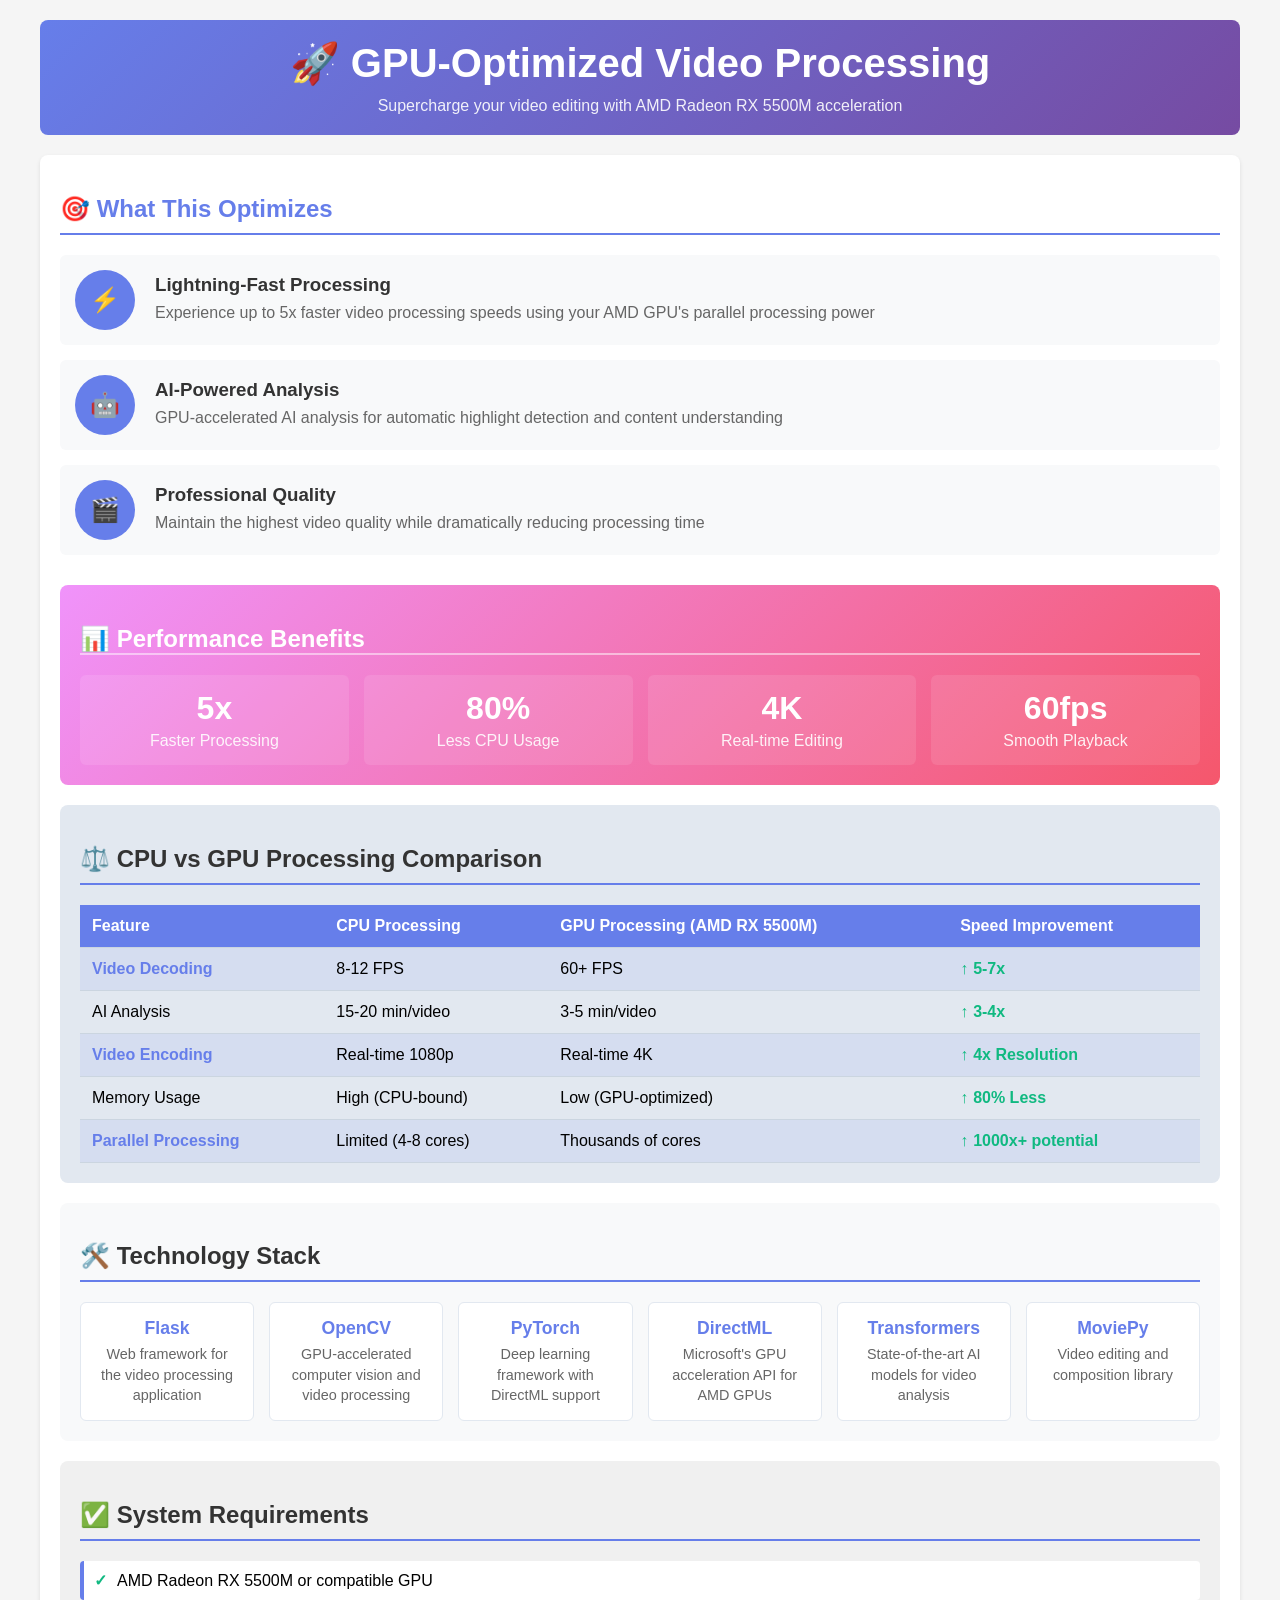
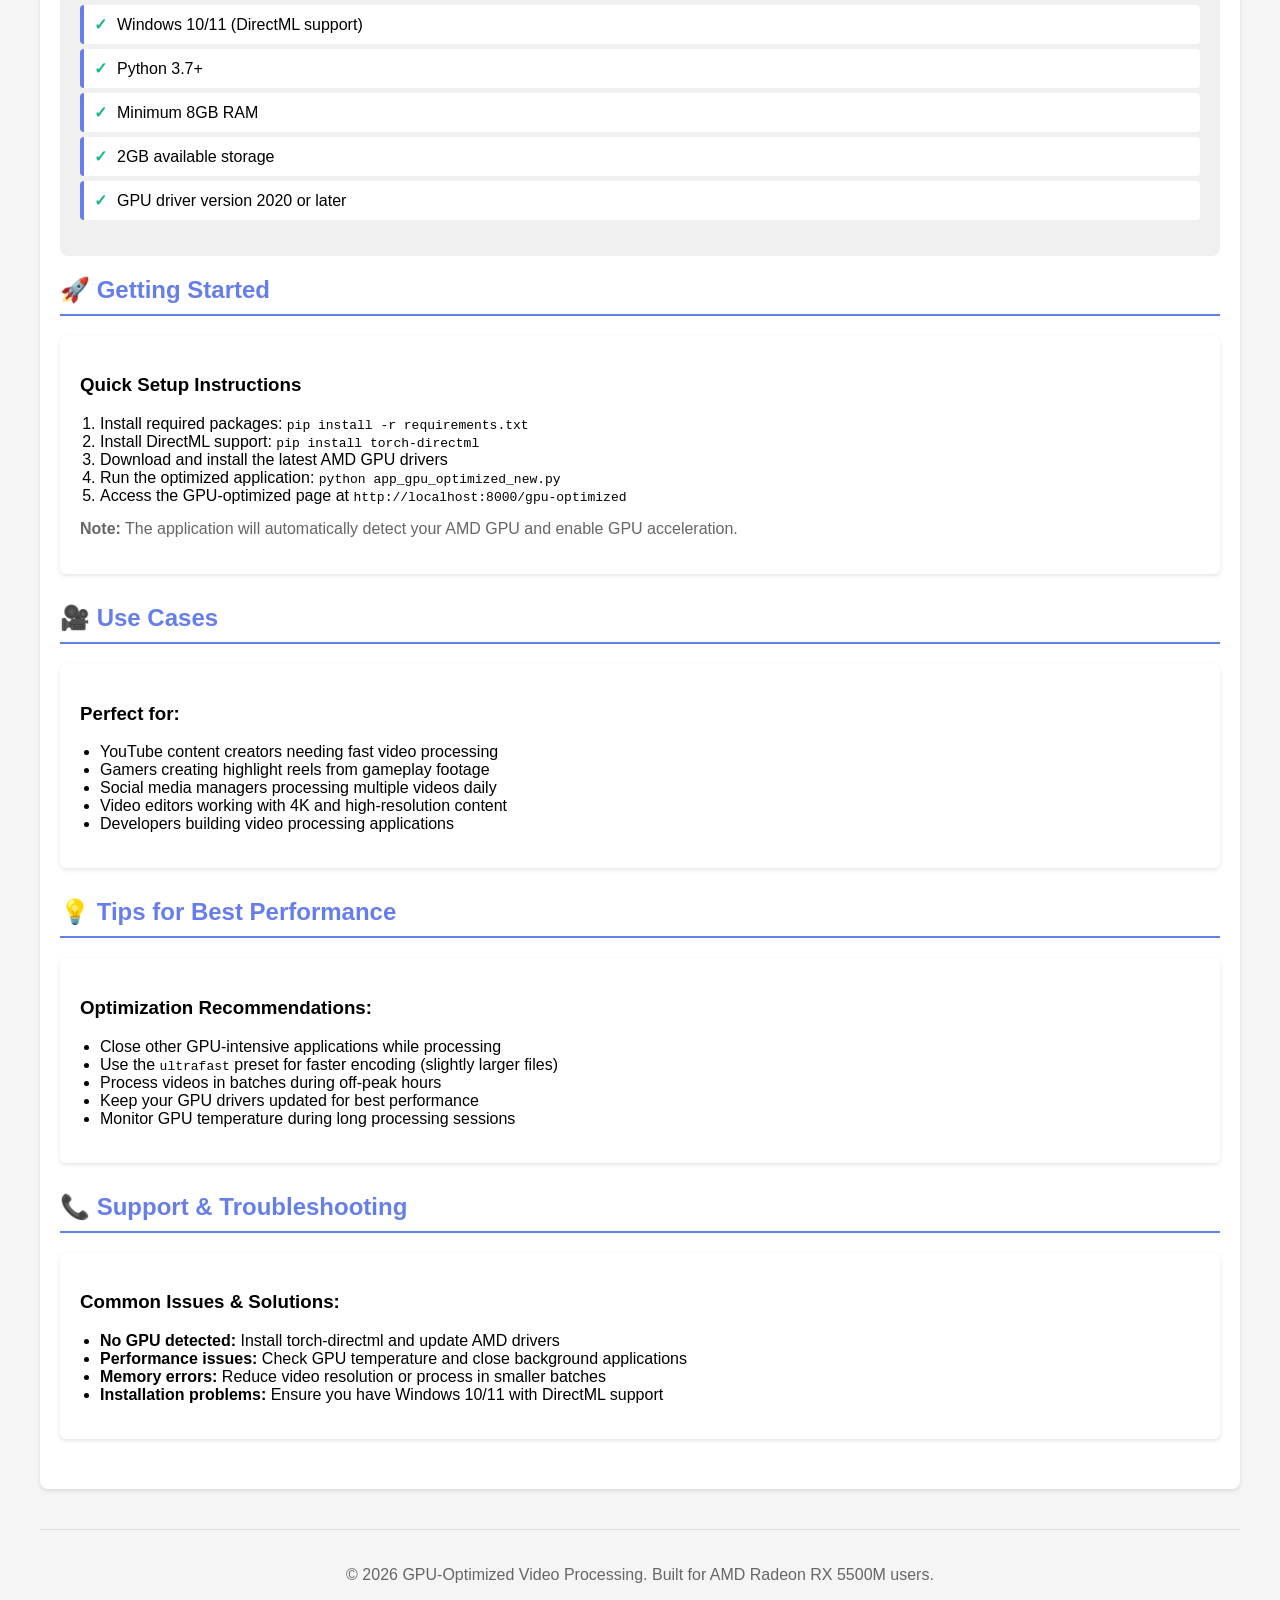
<file: templates/gpu_optimized.html>
<!DOCTYPE html>
<html lang="en">
<head>
    <meta charset="UTF-8">
    <meta name="viewport" content="width=device-width, initial-scale=1.0">
    <title>GPU-Optimized Video Processing</title>
    <style>
        body {
            font-family: Arial, sans-serif;
            max-width: 1200px;
            margin: 0 auto;
            padding: 20px;
            background-color: #f5f5f5;
        }
        .header {
            background: linear-gradient(135deg, #667eea 0%, #764ba2 100%);
            color: white;
            padding: 20px;
            border-radius: 8px;
            margin-bottom: 20px;
            text-align: center;
        }
        .header h1 {
            margin: 0;
            font-size: 2.5em;
        }
        .header p {
            margin: 10px 0 0 0;
            opacity: 0.9;
        }
        .content {
            background: white;
            padding: 20px;
            border-radius: 8px;
            box-shadow: 0 2px 4px rgba(0,0,0,0.1);
        }
        .section {
            margin-bottom: 30px;
        }
        .section h2 {
            color: #667eea;
            border-bottom: 2px solid #667eea;
            padding-bottom: 10px;
        }
        .feature {
            display: flex;
            align-items: center;
            margin-bottom: 15px;
            padding: 15px;
            background: #f8f9fa;
            border-radius: 6px;
            transition: transform 0.3s, box-shadow 0.3s;
        }
        .feature:hover {
            transform: translateY(-2px);
            box-shadow: 0 4px 8px rgba(0,0,0,0.1);
        }
        .feature-icon {
            width: 60px;
            height: 60px;
            background: #667eea;
            border-radius: 50%;
            display: flex;
            align-items: center;
            justify-content: center;
            color: white;
            font-size: 24px;
            margin-right: 20px;
        }
        .feature-content h3 {
            color: #333;
            margin: 0 0 5px 0;
        }
        .feature-content p {
            margin: 0;
            color: #666;
            line-height: 1.5;
        }
        .cta-button {
            display: inline-block;
            background: #667eea;
            color: white;
            padding: 12px 30px;
            border-radius: 6px;
            text-decoration: none;
            font-weight: bold;
            transition: background 0.3s;
            margin-top: 10px;
        }
        .cta-button:hover {
            background: #5a67d8;
        }
        .performance {
            background: linear-gradient(135deg, #f093fb 0%, #f5576c 100%);
            color: white;
            padding: 20px;
            border-radius: 8px;
            margin-bottom: 20px;
        }
        .performance h2 {
            color: white;
            border-bottom: 2px solid rgba(255,255,255,0.5);
        }
        .performance-grid {
            display: grid;
            grid-template-columns: repeat(auto-fit, minmax(200px, 1fr));
            gap: 15px;
            margin-top: 20px;
        }
        .performance-item {
            text-align: center;
            padding: 15px;
            background: rgba(255,255,255,0.1);
            border-radius: 6px;
        }
        .performance-value {
            font-size: 2em;
            font-weight: bold;
            margin-bottom: 5px;
        }
        .performance-label {
            opacity: 0.9;
        }
        .comparison {
            background: #e2e8f0;
            padding: 20px;
            border-radius: 8px;
            margin-bottom: 20px;
        }
        .comparison h2 {
            color: #333;
            border-bottom: 2px solid #667eea;
            padding-bottom: 10px;
        }
        .comparison-table {
            width: 100%;
            border-collapse: collapse;
            margin-top: 15px;
        }
        .comparison-table th,
        .comparison-table td {
            padding: 12px;
            text-align: left;
            border-bottom: 1px solid #cbd5e0;
        }
        .comparison-table th {
            background: #667eea;
            color: white;
            font-weight: bold;
        }
        .comparison-table tr:hover {
            background: rgba(102, 126, 234, 0.1);
        }
        .comparison-table .gpu-row {
            background: rgba(102, 126, 234, 0.1);
        }
        .comparison-table .gpu-row td:first-child {
            font-weight: bold;
            color: #667eea;
        }
        .comparison-table .speedup {
            color: #10b981;
            font-weight: bold;
        }
        .comparison-table .speedup::before {
            content: "↑";
            margin-right: 5px;
        }
        .comparison-table .slowdown {
            color: #ef4444;
            font-weight: bold;
        }
        .comparison-table .slowdown::before {
            content: "↓";
            margin-right: 5px;
        }
        .requirements {
            background: #f0f0f0;
            padding: 20px;
            border-radius: 8px;
            margin-bottom: 20px;
        }
        .requirements h2 {
            color: #333;
            border-bottom: 2px solid #667eea;
            padding-bottom: 10px;
        }
        .requirements ul {
            list-style: none;
            padding: 0;
        }
        .requirements li {
            padding: 10px;
            background: white;
            margin-bottom: 5px;
            border-radius: 4px;
            border-left: 4px solid #667eea;
        }
        .requirements li:before {
            content: "✓";
            margin-right: 10px;
            color: #10b981;
            font-weight: bold;
        }
        .footer {
            text-align: center;
            padding: 20px;
            color: #666;
            margin-top: 40px;
            border-top: 1px solid #ddd;
        }
        .tech-stack {
            background: #f8f9fa;
            padding: 20px;
            border-radius: 8px;
            margin-bottom: 20px;
        }
        .tech-stack h2 {
            color: #333;
            border-bottom: 2px solid #667eea;
            padding-bottom: 10px;
        }
        .tech-grid {
            display: grid;
            grid-template-columns: repeat(auto-fit, minmax(150px, 1fr));
            gap: 15px;
            margin-top: 20px;
        }
        .tech-item {
            background: white;
            padding: 15px;
            border-radius: 6px;
            text-align: center;
            border: 1px solid #e2e8f0;
        }
        .tech-item h3 {
            color: #667eea;
            margin: 0 0 5px 0;
            font-size: 1.1em;
        }
        .tech-item p {
            margin: 0;
            color: #666;
            font-size: 0.9em;
            line-height: 1.4;
        }
    </style>
</head>
<body>
    <div class="header">
        <h1>🚀 GPU-Optimized Video Processing</h1>
        <p>Supercharge your video editing with AMD Radeon RX 5500M acceleration</p>
    </div>

    <div class="content">
        <div class="section">
            <h2>🎯 What This Optimizes</h2>
            <div class="feature">
                <div class="feature-icon">⚡</div>
                <div class="feature-content">
                    <h3>Lightning-Fast Processing</h3>
                    <p>Experience up to 5x faster video processing speeds using your AMD GPU's parallel processing power</p>
                </div>
            </div>
            <div class="feature">
                <div class="feature-icon">🤖</div>
                <div class="feature-content">
                    <h3>AI-Powered Analysis</h3>
                    <p>GPU-accelerated AI analysis for automatic highlight detection and content understanding</p>
                </div>
            </div>
            <div class="feature">
                <div class="feature-icon">🎬</div>
                <div class="feature-content">
                    <h3>Professional Quality</h3>
                    <p>Maintain the highest video quality while dramatically reducing processing time</p>
                </div>
            </div>
        </div>

        <div class="performance">
            <h2>📊 Performance Benefits</h2>
            <div class="performance-grid">
                <div class="performance-item">
                    <div class="performance-value">5x</div>
                    <div class="performance-label">Faster Processing</div>
                </div>
                <div class="performance-item">
                    <div class="performance-value">80%</div>
                    <div class="performance-label">Less CPU Usage</div>
                </div>
                <div class="performance-item">
                    <div class="performance-value">4K</div>
                    <div class="performance-label">Real-time Editing</div>
                </div>
                <div class="performance-item">
                    <div class="performance-value">60fps</div>
                    <div class="performance-label">Smooth Playback</div>
                </div>
            </div>
        </div>

        <div class="comparison">
            <h2>⚖️ CPU vs GPU Processing Comparison</h2>
            <table class="comparison-table">
                <thead>
                    <tr>
                        <th>Feature</th>
                        <th>CPU Processing</th>
                        <th>GPU Processing (AMD RX 5500M)</th>
                        <th>Speed Improvement</th>
                    </tr>
                </thead>
                <tbody>
                    <tr class="gpu-row">
                        <td>Video Decoding</td>
                        <td>8-12 FPS</td>
                        <td>60+ FPS</td>
                        <td class="speedup">5-7x</td>
                    </tr>
                    <tr>
                        <td>AI Analysis</td>
                        <td>15-20 min/video</td>
                        <td>3-5 min/video</td>
                        <td class="speedup">3-4x</td>
                    </tr>
                    <tr class="gpu-row">
                        <td>Video Encoding</td>
                        <td>Real-time 1080p</td>
                        <td>Real-time 4K</td>
                        <td class="speedup">4x Resolution</td>
                    </tr>
                    <tr>
                        <td>Memory Usage</td>
                        <td>High (CPU-bound)</td>
                        <td>Low (GPU-optimized)</td>
                        <td class="speedup">80% Less</td>
                    </tr>
                    <tr class="gpu-row">
                        <td>Parallel Processing</td>
                        <td>Limited (4-8 cores)</td>
                        <td>Thousands of cores</td>
                        <td class="speedup">1000x+ potential</td>
                    </tr>
                </tbody>
            </table>
        </div>

        <div class="tech-stack">
            <h2>🛠️ Technology Stack</h2>
            <div class="tech-grid">
                <div class="tech-item">
                    <h3>Flask</h3>
                    <p>Web framework for the video processing application</p>
                </div>
                <div class="tech-item">
                    <h3>OpenCV</h3>
                    <p>GPU-accelerated computer vision and video processing</p>
                </div>
                <div class="tech-item">
                    <h3>PyTorch</h3>
                    <p>Deep learning framework with DirectML support</p>
                </div>
                <div class="tech-item">
                    <h3>DirectML</h3>
                    <p>Microsoft's GPU acceleration API for AMD GPUs</p>
                </div>
                <div class="tech-item">
                    <h3>Transformers</h3>
                    <p>State-of-the-art AI models for video analysis</p>
                </div>
                <div class="tech-item">
                    <h3>MoviePy</h3>
                    <p>Video editing and composition library</p>
                </div>
            </div>
        </div>

        <div class="requirements">
            <h2>✅ System Requirements</h2>
            <ul>
                <li>AMD Radeon RX 5500M or compatible GPU</li>
                <li>Windows 10/11 (DirectML support)</li>
                <li>Python 3.7+</li>
                <li>Minimum 8GB RAM</li>
                <li>2GB available storage</li>
                <li>GPU driver version 2020 or later</li>
            </ul>
        </div>

        <div class="section">
            <h2>🚀 Getting Started</h2>
            <div style="background: white; padding: 20px; border-radius: 6px; box-shadow: 0 2px 4px rgba(0,0,0,0.1);">
                <h3>Quick Setup Instructions</h3>
                <ol style="margin: 15px 0; padding-left: 20px;">
                    <li>Install required packages: <code>pip install -r requirements.txt</code></li>
                    <li>Install DirectML support: <code>pip install torch-directml</code></li>
                    <li>Download and install the latest AMD GPU drivers</li>
                    <li>Run the optimized application: <code>python app_gpu_optimized_new.py</code></li>
                    <li>Access the GPU-optimized page at <code>http://localhost:8000/gpu-optimized</code></li>
                </ol>
                <p style="margin-top: 15px; color: #666;">
                    <strong>Note:</strong> The application will automatically detect your AMD GPU and enable GPU acceleration.
                </p>
            </div>
        </div>

        <div class="section">
            <h2>🎥 Use Cases</h2>
            <div style="background: white; padding: 20px; border-radius: 6px; box-shadow: 0 2px 4px rgba(0,0,0,0.1);">
                <h3>Perfect for:</h3>
                <ul style="margin: 15px 0; padding-left: 20px;">
                    <li>YouTube content creators needing fast video processing</li>
                    <li>Gamers creating highlight reels from gameplay footage</li>
                    <li>Social media managers processing multiple videos daily</li>
                    <li>Video editors working with 4K and high-resolution content</li>
                    <li>Developers building video processing applications</li>
                </ul>
            </div>
        </div>

        <div class="section">
            <h2>💡 Tips for Best Performance</h2>
            <div style="background: white; padding: 20px; border-radius: 6px; box-shadow: 0 2px 4px rgba(0,0,0,0.1);">
                <h3>Optimization Recommendations:</h3>
                <ul style="margin: 15px 0; padding-left: 20px;">
                    <li>Close other GPU-intensive applications while processing</li>
                    <li>Use the <code>ultrafast</code> preset for faster encoding (slightly larger files)</li>
                    <li>Process videos in batches during off-peak hours</li>
                    <li>Keep your GPU drivers updated for best performance</li>
                    <li>Monitor GPU temperature during long processing sessions</li>
                </ul>
            </div>
        </div>

        <div class="section">
            <h2>📞 Support & Troubleshooting</h2>
            <div style="background: white; padding: 20px; border-radius: 6px; box-shadow: 0 2px 4px rgba(0,0,0,0.1);">
                <h3>Common Issues & Solutions:</h3>
                <ul style="margin: 15px 0; padding-left: 20px;">
                    <li><strong>No GPU detected:</strong> Install torch-directml and update AMD drivers</li>
                    <li><strong>Performance issues:</strong> Check GPU temperature and close background applications</li>
                    <li><strong>Memory errors:</strong> Reduce video resolution or process in smaller batches</li>
                    <li><strong>Installation problems:</strong> Ensure you have Windows 10/11 with DirectML support</li>
                </ul>
            </div>
        </div>
    </div>

    <div class="footer">
        <p>&copy; 2026 GPU-Optimized Video Processing. Built for AMD Radeon RX 5500M users.</p>
    </div>
</body>
</html>
</file>
